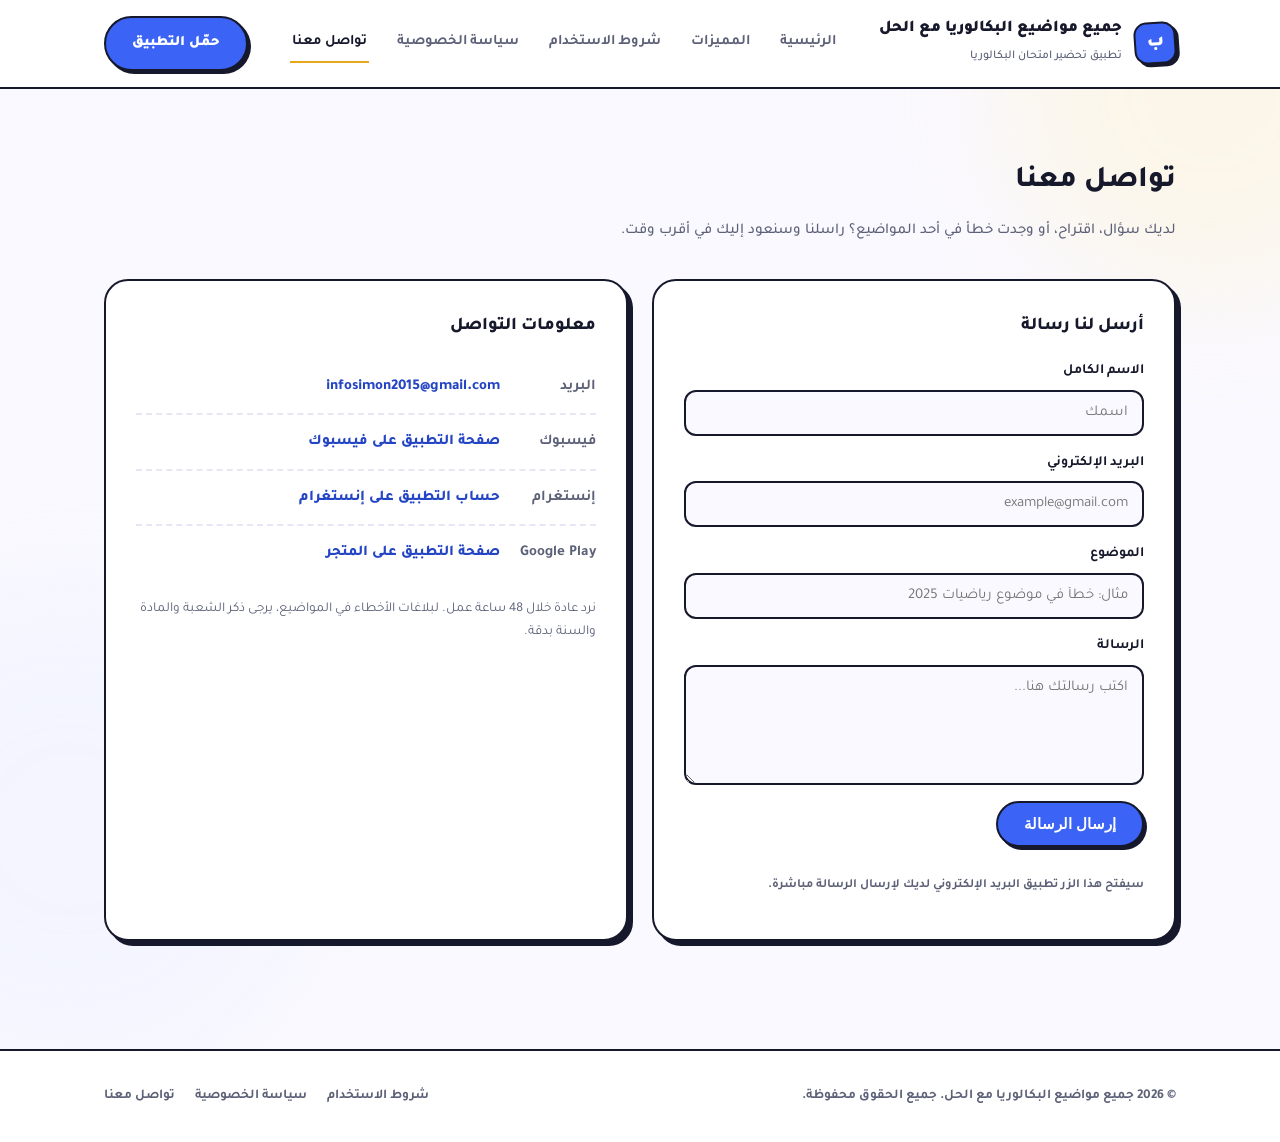
<file: contact.html>
<!DOCTYPE html>
<html lang="ar" dir="rtl">
<head>
<meta charset="UTF-8">
<meta name="viewport" content="width=device-width, initial-scale=1.0">
<title>تواصل معنا | جميع مواضيع البكالوريا مع الحل</title>
<meta name="description" content="تواصل مع فريق تطبيق جميع مواضيع البكالوريا مع الحل عبر البريد الإلكتروني أو نموذج التواصل.">
<meta name="robots" content="index, follow">
<link rel="canonical" href="https://your-sliman2017.github.io/bac-exams-web/contact.html">
<meta property="og:type" content="website">
<meta property="og:locale" content="ar_DZ">
<meta property="og:site_name" content="جميع مواضيع البكالوريا مع الحل">
<meta property="og:title" content="تواصل معنا | جميع مواضيع البكالوريا مع الحل">
<meta property="og:description" content="تواصل مع فريق تطبيق جميع مواضيع البكالوريا مع الحل.">
<meta property="og:url" content="https://your-sliman2017.github.io/bac-exams-web/contact.html">
<meta name="theme-color" content="#2F6FED">
<link rel="icon" type="image/svg+xml" href="favicon.svg">
<link rel="stylesheet" href="style.css">
</head>
<body>

<header class="site-header">
  <div class="wrap">
    <a href="index.html" class="brand">
      <span class="brand-mark">ب</span>
      <span>
        <span class="brand-name">جميع مواضيع البكالوريا مع الحل</span><br>
        <span class="brand-sub">تطبيق تحضير امتحان البكالوريا</span>
      </span>
    </a>
    <nav class="main-nav">
      <a href="index.html">الرئيسية</a>
      <a href="index.html#features">المميزات</a>
      <a href="terms.html">شروط الاستخدام</a>
      <a href="privacy.html">سياسة الخصوصية</a>
      <a href="contact.html" aria-current="page">تواصل معنا</a>
    </nav>
    <a href="index.html#download" class="btn btn-primary">حمّل التطبيق</a>
  </div>
</header>

<main class="section">
  <div class="wrap">
    <div class="section-head">
      <h1 style="font-weight:800;font-size:clamp(22px,2.8vw,30px);margin:0 0 10px;color:var(--ink);">تواصل معنا</h1>
      <p>لديك سؤال، اقتراح، أو وجدت خطأ في أحد المواضيع؟ راسلنا وسنعود إليك في أقرب وقت.</p>
    </div>

    <div class="contact-grid">

      <div class="contact-card">
        <h3 style="margin-top:0;font-weight:800;color:var(--ink);font-size:18px;">
          أرسل لنا رسالة
        </h3>
        <!--
          GitHub Pages لا يدعم معالجة نماذج من جهة الخادم.
          الطريقة الأبسط: فتح تطبيق البريد مباشرة عبر mailto.
          لخدمة أفضل (استلام الرسائل داخل لوحة تحكم) يمكن ربط النموذج
          بخدمة مجانية مثل Formspree أو Web3Forms بدل mailto.
        -->
        <form class="contact-form" action="mailto:infosimon2015@gmail.com" method="post" enctype="text/plain">
          <label>
            الاسم الكامل
            <input type="text" name="name" required placeholder="اسمك">
          </label>
          <label>
            البريد الإلكتروني
            <input type="email" name="email" required placeholder="example@gmail.com">
          </label>
          <label>
            الموضوع
            <input type="text" name="subject" placeholder="مثال: خطأ في موضوع رياضيات 2025">
          </label>
          <label>
            الرسالة
            <textarea name="message" required placeholder="اكتب رسالتك هنا..."></textarea>
          </label>
          <button type="submit" class="btn btn-primary" style="align-self:flex-start;">إرسال الرسالة</button>
          <p class="form-note">
            سيفتح هذا الزر تطبيق البريد الإلكتروني لديك لإرسال الرسالة مباشرة.
          </p>
        </form>
      </div>

      <div class="contact-card">
        <h3 style="margin-top:0;font-weight:800;color:var(--ink);font-size:18px;">
          معلومات التواصل
        </h3>
        <ul class="contact-list">
          <li>
            <span class="k">البريد</span>
            <a href="mailto:infosimon2015@gmail.com">infosimon2015@gmail.com</a>
          </li>
          <li>
            <span class="k">فيسبوك</span>
            <a href="#" target="_blank" rel="noopener">صفحة التطبيق على فيسبوك</a>
          </li>
          <li>
            <span class="k">إنستغرام</span>
            <a href="#" target="_blank" rel="noopener">حساب التطبيق على إنستغرام</a>
          </li>
          <li>
            <span class="k">Google Play</span>
            <a href="#" target="_blank" rel="noopener">صفحة التطبيق على المتجر</a>
          </li>
        </ul>
        <p style="font-size:13.5px;color:var(--ink-soft);margin-top:18px;">
          نرد عادة خلال 48 ساعة عمل. لبلاغات الأخطاء في المواضيع، يرجى ذكر الشعبة والمادة والسنة بدقة.
        </p>
      </div>

    </div>
  </div>
</main>

<footer class="site-footer">
  <div class="wrap">
    <span>© 2026 جميع مواضيع البكالوريا مع الحل. جميع الحقوق محفوظة.</span>
    <nav>
      <a href="terms.html">شروط الاستخدام</a>
      <a href="privacy.html">سياسة الخصوصية</a>
      <a href="contact.html">تواصل معنا</a>
    </nav>
  </div>
</footer>

</body>
</html>
</file>
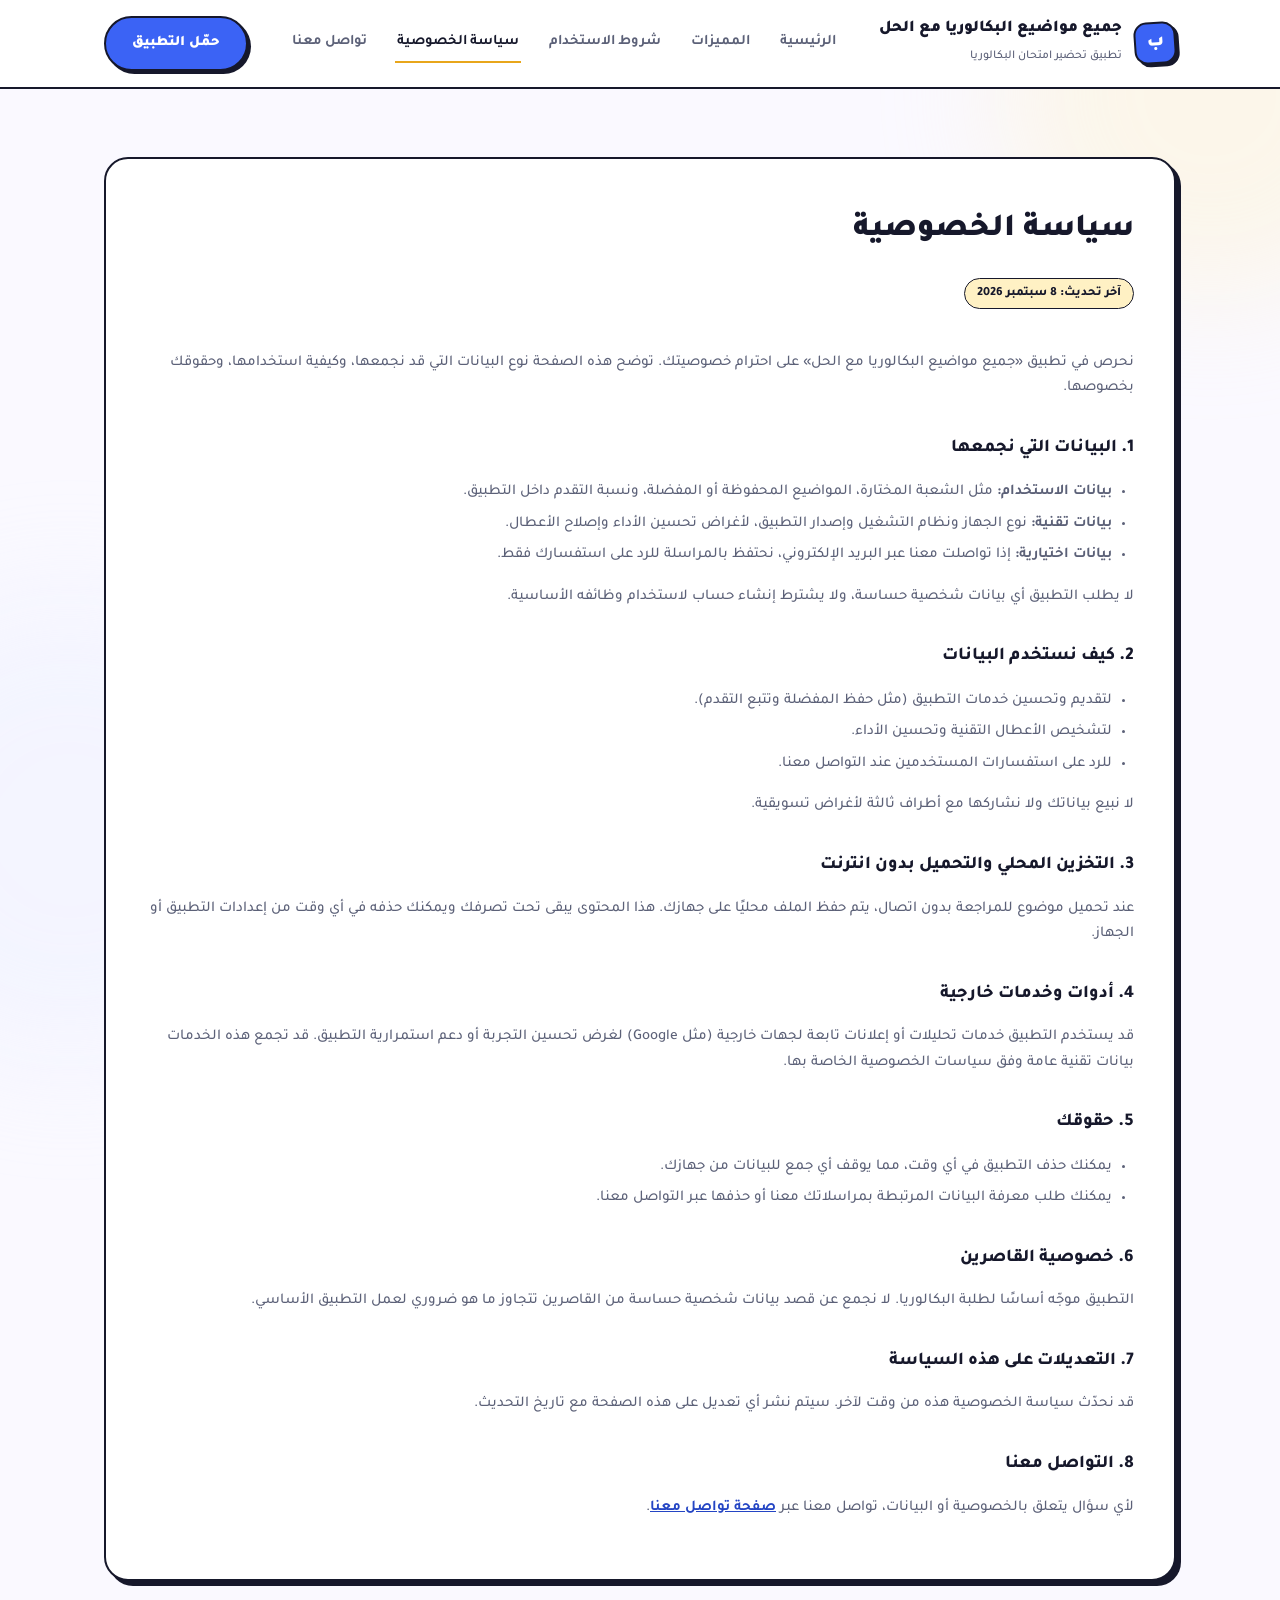
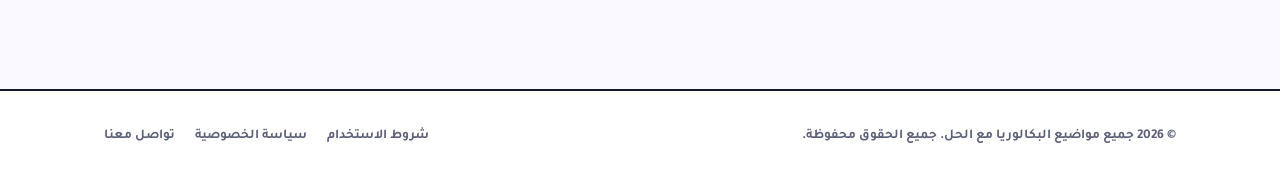
<file: privacy.html>
<!DOCTYPE html>
<html lang="ar" dir="rtl">
<head>
<meta charset="UTF-8">
<meta name="viewport" content="width=device-width, initial-scale=1.0">
<title>سياسة الخصوصية | جميع مواضيع البكالوريا مع الحل</title>
<meta name="description" content="سياسة الخصوصية الخاصة بتطبيق جميع مواضيع البكالوريا مع الحل، وكيفية التعامل مع بيانات المستخدمين.">
<meta name="robots" content="index, follow">
<link rel="canonical" href="https://your-sliman2017.github.io/bac-exams-web/privacy.html">
<meta property="og:type" content="website">
<meta property="og:locale" content="ar_DZ">
<meta property="og:site_name" content="جميع مواضيع البكالوريا مع الحل">
<meta property="og:title" content="سياسة الخصوصية | جميع مواضيع البكالوريا مع الحل">
<meta property="og:description" content="سياسة الخصوصية الخاصة بتطبيق جميع مواضيع البكالوريا مع الحل.">
<meta property="og:url" content="https://your-sliman2017.github.io/bac-exams-web/privacy.html">
<meta name="theme-color" content="#2F6FED">
<link rel="icon" type="image/svg+xml" href="favicon.svg">
<link rel="stylesheet" href="style.css">
</head>
<body>

<header class="site-header">
  <div class="wrap">
    <a href="index.html" class="brand">
      <span class="brand-mark">ب</span>
      <span>
        <span class="brand-name">جميع مواضيع البكالوريا مع الحل</span><br>
        <span class="brand-sub">تطبيق تحضير امتحان البكالوريا</span>
      </span>
    </a>
    <nav class="main-nav">
      <a href="index.html">الرئيسية</a>
      <a href="index.html#features">المميزات</a>
      <a href="terms.html">شروط الاستخدام</a>
      <a href="privacy.html" aria-current="page">سياسة الخصوصية</a>
      <a href="contact.html">تواصل معنا</a>
    </nav>
    <a href="index.html#download" class="btn btn-primary">حمّل التطبيق</a>
  </div>
</header>

<main class="section">
  <div class="wrap">
    <div class="doc">
      <h1>سياسة الخصوصية</h1>
      <p class="updated">آخر تحديث: 8 سبتمبر 2026</p>

      <p>
        نحرص في تطبيق «جميع مواضيع البكالوريا مع الحل» على احترام خصوصيتك. توضح هذه الصفحة نوع البيانات التي
        قد نجمعها، وكيفية استخدامها، وحقوقك بخصوصها.
      </p>

      <h2>1. البيانات التي نجمعها</h2>
      <ul>
        <li><strong>بيانات الاستخدام:</strong> مثل الشعبة المختارة، المواضيع المحفوظة أو المفضلة، ونسبة التقدم داخل التطبيق.</li>
        <li><strong>بيانات تقنية:</strong> نوع الجهاز ونظام التشغيل وإصدار التطبيق، لأغراض تحسين الأداء وإصلاح الأعطال.</li>
        <li><strong>بيانات اختيارية:</strong> إذا تواصلت معنا عبر البريد الإلكتروني، نحتفظ بالمراسلة للرد على استفسارك فقط.</li>
      </ul>
      <p>لا يطلب التطبيق أي بيانات شخصية حساسة، ولا يشترط إنشاء حساب لاستخدام وظائفه الأساسية.</p>

      <h2>2. كيف نستخدم البيانات</h2>
      <ul>
        <li>لتقديم وتحسين خدمات التطبيق (مثل حفظ المفضلة وتتبع التقدم).</li>
        <li>لتشخيص الأعطال التقنية وتحسين الأداء.</li>
        <li>للرد على استفسارات المستخدمين عند التواصل معنا.</li>
      </ul>
      <p>لا نبيع بياناتك ولا نشاركها مع أطراف ثالثة لأغراض تسويقية.</p>

      <h2>3. التخزين المحلي والتحميل بدون انترنت</h2>
      <p>
        عند تحميل موضوع للمراجعة بدون اتصال، يتم حفظ الملف محليًا على جهازك. هذا المحتوى يبقى تحت تصرفك ويمكنك
        حذفه في أي وقت من إعدادات التطبيق أو الجهاز.
      </p>

      <h2>4. أدوات وخدمات خارجية</h2>
      <p>
        قد يستخدم التطبيق خدمات تحليلات أو إعلانات تابعة لجهات خارجية (مثل Google) لغرض تحسين التجربة أو دعم
        استمرارية التطبيق. قد تجمع هذه الخدمات بيانات تقنية عامة وفق سياسات الخصوصية الخاصة بها.
      </p>

      <h2>5. حقوقك</h2>
      <ul>
        <li>يمكنك حذف التطبيق في أي وقت، مما يوقف أي جمع للبيانات من جهازك.</li>
        <li>يمكنك طلب معرفة البيانات المرتبطة بمراسلاتك معنا أو حذفها عبر التواصل معنا.</li>
      </ul>

      <h2>6. خصوصية القاصرين</h2>
      <p>
        التطبيق موجّه أساسًا لطلبة البكالوريا. لا نجمع عن قصد بيانات شخصية حساسة من القاصرين تتجاوز ما هو
        ضروري لعمل التطبيق الأساسي.
      </p>

      <h2>7. التعديلات على هذه السياسة</h2>
      <p>
        قد نحدّث سياسة الخصوصية هذه من وقت لآخر. سيتم نشر أي تعديل على هذه الصفحة مع تاريخ التحديث.
      </p>

      <h2>8. التواصل معنا</h2>
      <p>
        لأي سؤال يتعلق بالخصوصية أو البيانات، تواصل معنا عبر
        <a href="contact.html" style="color:var(--blue-dark);font-weight:600;">صفحة تواصل معنا</a>.
      </p>
    </div>
  </div>
</main>

<footer class="site-footer">
  <div class="wrap">
    <span>© 2026 جميع مواضيع البكالوريا مع الحل. جميع الحقوق محفوظة.</span>
    <nav>
      <a href="terms.html">شروط الاستخدام</a>
      <a href="privacy.html">سياسة الخصوصية</a>
      <a href="contact.html">تواصل معنا</a>
    </nav>
  </div>
</footer>

</body>
</html>
</file>
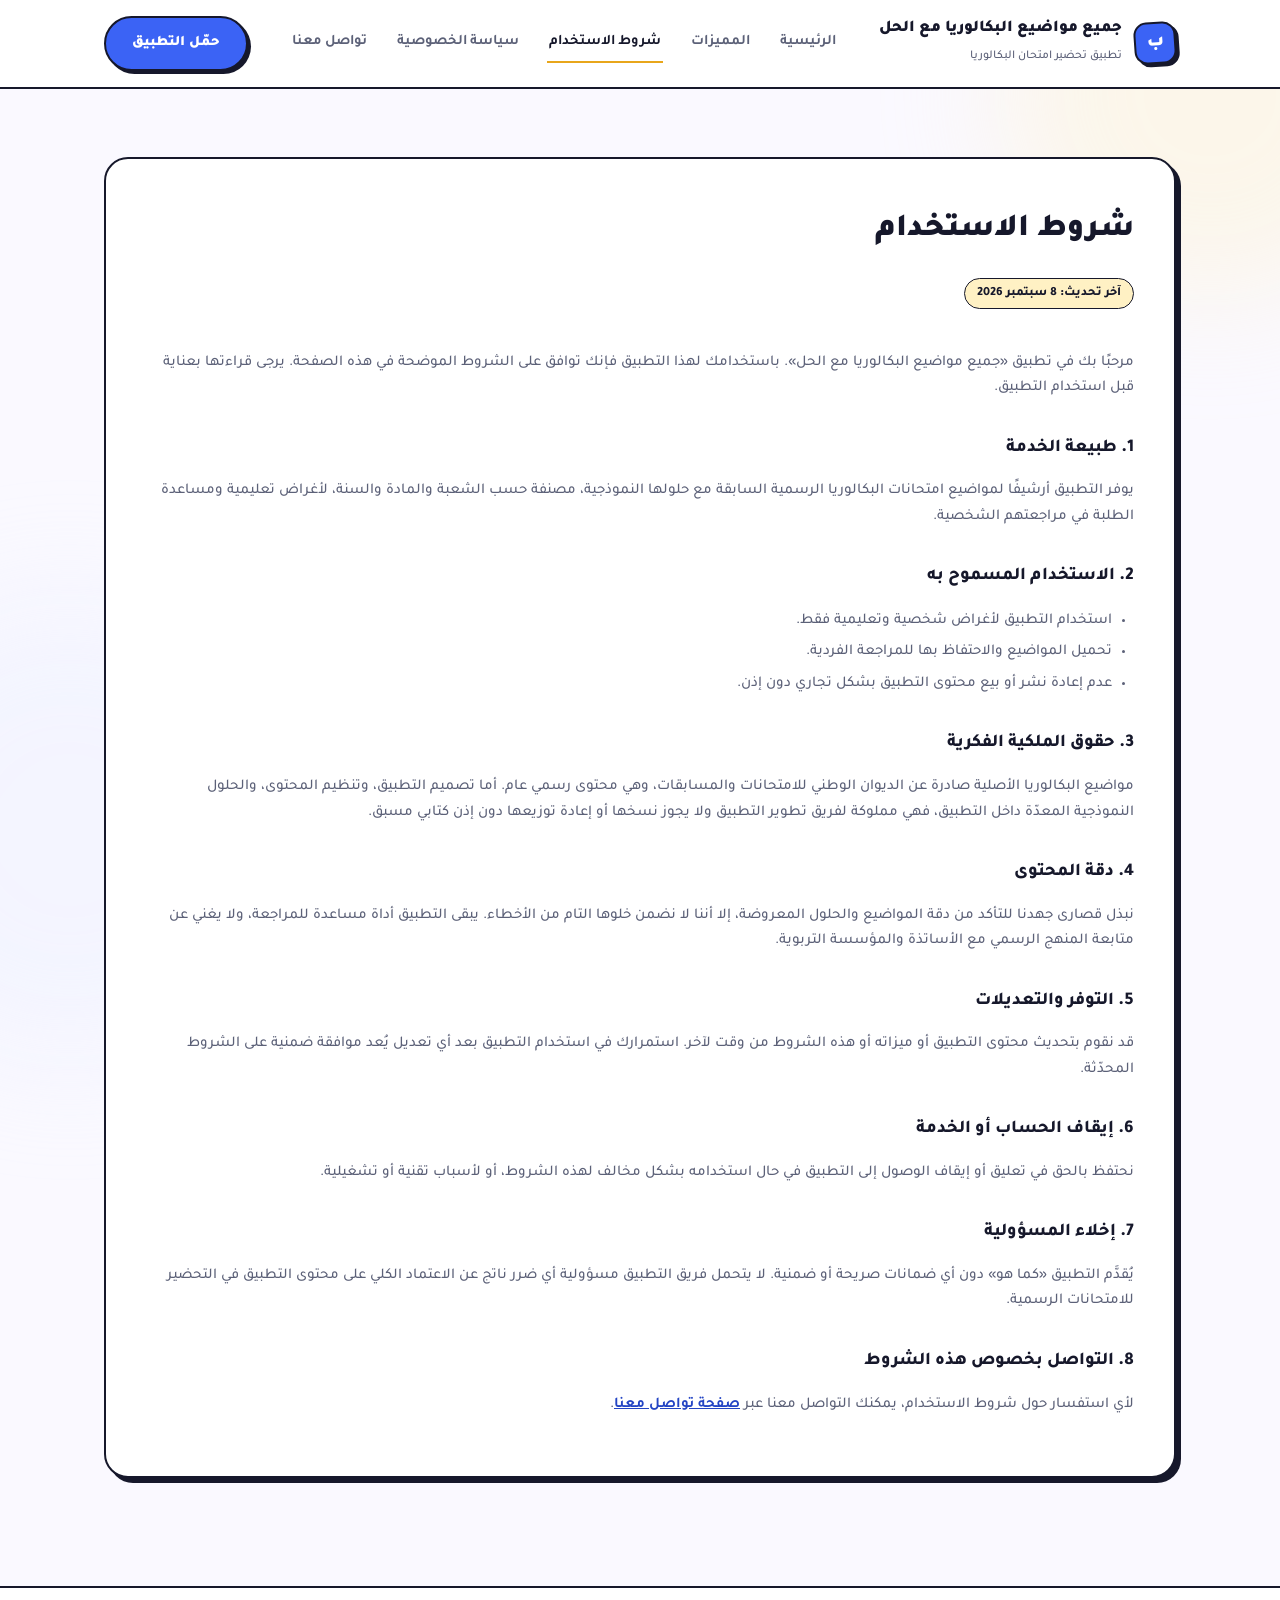
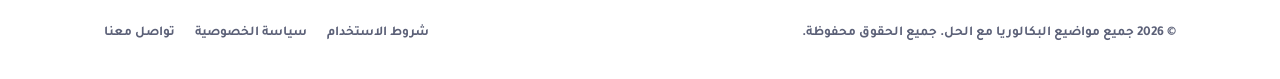
<file: terms.html>
<!DOCTYPE html>
<html lang="ar" dir="rtl">
<head>
<meta charset="UTF-8">
<meta name="viewport" content="width=device-width, initial-scale=1.0">
<title>شروط الاستخدام | جميع مواضيع البكالوريا مع الحل</title>
<meta name="description" content="شروط استخدام تطبيق جميع مواضيع البكالوريا مع الحل.">
<meta name="robots" content="index, follow">
<link rel="canonical" href="https://your-sliman2017.github.io/bac-exams-web/terms.html">
<meta property="og:type" content="website">
<meta property="og:locale" content="ar_DZ">
<meta property="og:site_name" content="جميع مواضيع البكالوريا مع الحل">
<meta property="og:title" content="شروط الاستخدام | جميع مواضيع البكالوريا مع الحل">
<meta property="og:description" content="شروط استخدام تطبيق جميع مواضيع البكالوريا مع الحل.">
<meta property="og:url" content="https://your-sliman2017.github.io/bac-exams-web/terms.html">
<meta name="theme-color" content="#2F6FED">
<link rel="icon" type="image/svg+xml" href="favicon.svg">
<link rel="stylesheet" href="style.css">
</head>
<body>

<header class="site-header">
  <div class="wrap">
    <a href="index.html" class="brand">
      <span class="brand-mark">ب</span>
      <span>
        <span class="brand-name">جميع مواضيع البكالوريا مع الحل</span><br>
        <span class="brand-sub">تطبيق تحضير امتحان البكالوريا</span>
      </span>
    </a>
    <nav class="main-nav">
      <a href="index.html">الرئيسية</a>
      <a href="index.html#features">المميزات</a>
      <a href="terms.html" aria-current="page">شروط الاستخدام</a>
      <a href="privacy.html">سياسة الخصوصية</a>
      <a href="contact.html">تواصل معنا</a>
    </nav>
    <a href="index.html#download" class="btn btn-primary">حمّل التطبيق</a>
  </div>
</header>

<main class="section">
  <div class="wrap">
    <div class="doc">
      <h1>شروط الاستخدام</h1>
      <p class="updated">آخر تحديث: 8 سبتمبر 2026</p>

      <p>
        مرحبًا بك في تطبيق «جميع مواضيع البكالوريا مع الحل». باستخدامك لهذا التطبيق فإنك توافق على الشروط
        الموضحة في هذه الصفحة. يرجى قراءتها بعناية قبل استخدام التطبيق.
      </p>

      <h2>1. طبيعة الخدمة</h2>
      <p>
        يوفر التطبيق أرشيفًا لمواضيع امتحانات البكالوريا الرسمية السابقة مع حلولها النموذجية، مصنفة حسب
        الشعبة والمادة والسنة، لأغراض تعليمية ومساعدة الطلبة في مراجعتهم الشخصية.
      </p>

      <h2>2. الاستخدام المسموح به</h2>
      <ul>
        <li>استخدام التطبيق لأغراض شخصية وتعليمية فقط.</li>
        <li>تحميل المواضيع والاحتفاظ بها للمراجعة الفردية.</li>
        <li>عدم إعادة نشر أو بيع محتوى التطبيق بشكل تجاري دون إذن.</li>
      </ul>

      <h2>3. حقوق الملكية الفكرية</h2>
      <p>
        مواضيع البكالوريا الأصلية صادرة عن الديوان الوطني للامتحانات والمسابقات، وهي محتوى رسمي عام. أما
        تصميم التطبيق، وتنظيم المحتوى، والحلول النموذجية المعدّة داخل التطبيق، فهي مملوكة لفريق تطوير التطبيق
        ولا يجوز نسخها أو إعادة توزيعها دون إذن كتابي مسبق.
      </p>

      <h2>4. دقة المحتوى</h2>
      <p>
        نبذل قصارى جهدنا للتأكد من دقة المواضيع والحلول المعروضة، إلا أننا لا نضمن خلوها التام من الأخطاء.
        يبقى التطبيق أداة مساعدة للمراجعة، ولا يغني عن متابعة المنهج الرسمي مع الأساتذة والمؤسسة التربوية.
      </p>

      <h2>5. التوفر والتعديلات</h2>
      <p>
        قد نقوم بتحديث محتوى التطبيق أو ميزاته أو هذه الشروط من وقت لآخر. استمرارك في استخدام التطبيق بعد أي
        تعديل يُعد موافقة ضمنية على الشروط المحدّثة.
      </p>

      <h2>6. إيقاف الحساب أو الخدمة</h2>
      <p>
        نحتفظ بالحق في تعليق أو إيقاف الوصول إلى التطبيق في حال استخدامه بشكل مخالف لهذه الشروط، أو لأسباب
        تقنية أو تشغيلية.
      </p>

      <h2>7. إخلاء المسؤولية</h2>
      <p>
        يُقدَّم التطبيق «كما هو» دون أي ضمانات صريحة أو ضمنية. لا يتحمل فريق التطبيق مسؤولية أي ضرر ناتج عن
        الاعتماد الكلي على محتوى التطبيق في التحضير للامتحانات الرسمية.
      </p>

      <h2>8. التواصل بخصوص هذه الشروط</h2>
      <p>
        لأي استفسار حول شروط الاستخدام، يمكنك التواصل معنا عبر
        <a href="contact.html" style="color:var(--blue-dark);font-weight:600;">صفحة تواصل معنا</a>.
      </p>
    </div>
  </div>
</main>

<footer class="site-footer">
  <div class="wrap">
    <span>© 2026 جميع مواضيع البكالوريا مع الحل. جميع الحقوق محفوظة.</span>
    <nav>
      <a href="terms.html">شروط الاستخدام</a>
      <a href="privacy.html">سياسة الخصوصية</a>
      <a href="contact.html">تواصل معنا</a>
    </nav>
  </div>
</footer>

</body>
</html>
</file>
<file: style.css>
/* ===========================================================
   جميع مواضيع البكالوريا مع الحل — هوية جديدة: حيوية وملوّنة (Bold/Playful)
   بطاقات ستيكر بحدود سميكة وظل مُزاح، ألوان صريحة، عناوين ثقيلة
   =========================================================== */

@import url('https://fonts.googleapis.com/css2?family=Tajawal:wght@400;500;700;800;900&display=swap');

:root{
  --bg: #FAF9FF;
  --paper: #FFFFFF;
  --ink: #16182B;
  --ink-soft: #5C6178;

  --blue: #3B63F5;
  --blue-dark: #2445C4;
  --blue-tint: #E8EDFF;

  --c-orange: #F0793C;  --c-orange-bg:#FFE8D6;
  --c-yellow: #E8A61B;  --c-yellow-bg:#FFF1C4;
  --c-green:  #1FA463;  --c-green-bg: #D9F7E5;
  --c-purple: #7B4FE0;  --c-purple-bg:#EAE1FE;
  --c-coral:  #E4573F;  --c-coral-bg: #FFE0D8;
  --c-teal:   #17A398;  --c-teal-bg:  #D2F5F0;
  --c-pink:   #E24E8C;  --c-pink-bg:  #FFE1EE;

  --line: #16182B;         /* الحدود السميكة تستعمل لون الحبر نفسه */
  --line-soft: #E7E6F5;
  --shadow-pop: 5px 5px 0 var(--ink);
  --shadow-pop-sm: 3px 3px 0 var(--ink);
  --radius-lg: 24px;
  --radius-md: 16px;
  --max: 1120px;
}

*{ box-sizing: border-box; }
html{ scroll-behavior: smooth; }

body{
  margin:0;
  background: var(--bg);
  color: var(--ink);
  font-family: 'Tajawal', 'Segoe UI', sans-serif;
  direction: rtl;
  line-height: 1.7;
  -webkit-font-smoothing: antialiased;
  position: relative;
  overflow-x: hidden;
}

/* بقع لونية ناعمة ثابتة خلف الصفحة لإحساس حيوي بدون تشتيت */
body::before, body::after{
  content:"";
  position: fixed;
  z-index: -1;
  border-radius: 50%;
  filter: blur(60px);
  opacity: .35;
}
body::before{
  width: 420px; height: 420px;
  top: -120px; right: -140px;
  background: var(--c-yellow-bg);
}
body::after{
  width: 460px; height: 460px;
  bottom: -160px; left: -160px;
  background: var(--blue-tint);
}

a{ color: inherit; }
img{ max-width:100%; display:block; }

.wrap{
  max-width: var(--max);
  margin: 0 auto;
  padding: 0 24px;
  position: relative;
}

a:focus-visible, button:focus-visible, input:focus-visible, textarea:focus-visible{
  outline: 3px solid var(--blue);
  outline-offset: 2px;
}

@media (prefers-reduced-motion: reduce){
  *{ animation: none !important; transition: none !important; scroll-behavior:auto !important; }
}

/* ---------- header ---------- */
.site-header{
  background: var(--paper);
  border-bottom: 2.5px solid var(--line);
  position: sticky;
  top: 0;
  z-index: 20;
}
.site-header .wrap{
  display:flex;
  align-items:center;
  justify-content: space-between;
  padding-top: 16px;
  padding-bottom: 16px;
  gap: 16px;
}
.brand{
  display:flex;
  align-items:center;
  gap:12px;
  text-decoration:none;
  color: var(--ink);
}
.brand-mark{
  width: 42px; height: 42px;
  border-radius: 13px;
  background: var(--blue);
  color: #fff;
  border: 2.5px solid var(--line);
  box-shadow: var(--shadow-pop-sm);
  display:flex; align-items:center; justify-content:center;
  font-weight:900;
  font-size: 19px;
  flex-shrink:0;
  transform: rotate(-4deg);
}
.brand-name{ font-weight:900; font-size: 16.5px; line-height:1.25; }
.brand-sub{ font-size: 12px; color: var(--ink-soft); font-weight:500; }

nav.main-nav{ display:flex; gap: 26px; font-size: 14.5px; }
nav.main-nav a{
  text-decoration:none;
  color: var(--ink-soft);
  font-weight: 700;
  padding: 6px 2px;
  border-bottom: 2.5px solid transparent;
}
nav.main-nav a:hover, nav.main-nav a[aria-current="page"]{
  color: var(--ink);
  border-bottom-color: var(--c-yellow);
}
@media (max-width: 780px){ nav.main-nav{ display:none; } }

.btn{
  display:inline-flex;
  align-items:center;
  gap: 8px;
  padding: 13px 26px;
  border-radius: 999px;
  font-weight: 900;
  font-size: 14.5px;
  text-decoration:none;
  border: 2.5px solid var(--line);
  cursor:pointer;
  box-shadow: var(--shadow-pop-sm);
  transition: transform .12s ease, box-shadow .12s ease;
}
.btn:hover{ transform: translate(-2px,-2px); box-shadow: 6px 6px 0 var(--ink); }
.btn:active{ transform: translate(1px,1px); box-shadow: 1px 1px 0 var(--ink); }
.btn-primary{ background: var(--blue); color: #fff; }
.btn-ghost{ background: var(--paper); color: var(--ink); }
.btn-sm{ padding: 9px 18px; font-size: 13px; box-shadow: 2.5px 2.5px 0 var(--ink); }

/* ---------- hero ---------- */
.hero{ padding: 60px 0 24px; }
.hero-grid{
  display:grid;
  grid-template-columns: 1.05fr 0.95fr;
  gap: 44px;
  align-items:center;
}
@media (max-width: 860px){ .hero-grid{ grid-template-columns: 1fr; } }

.eyebrow-pill{
  display:inline-flex;
  align-items:center;
  gap:8px;
  background: var(--c-yellow-bg);
  color: var(--ink);
  border: 2.5px solid var(--line);
  padding: 7px 16px;
  border-radius: 999px;
  font-size: 13px;
  font-weight: 800;
  margin-bottom: 22px;
  box-shadow: var(--shadow-pop-sm);
  transform: rotate(-1.5deg);
}
.hero h1{
  font-weight: 900;
  font-size: clamp(30px, 4.2vw, 46px);
  line-height: 1.32;
  margin: 0 0 18px;
  color: var(--ink);
}
.hero h1 span{
  color: var(--ink);
  background: linear-gradient(transparent 62%, var(--c-yellow-bg) 62%);
  padding: 0 2px;
}
.hero p.lead{
  font-size: 16.5px;
  font-weight: 500;
  color: var(--ink-soft);
  max-width: 48ch;
  margin: 0 0 28px;
}
.cta-row{ display:flex; gap: 14px; flex-wrap: wrap; align-items:center; }
.cta-note{ font-size:13px; font-weight:600; color:var(--ink-soft); margin-top:16px; }

/* phone mockup */
.phone{
  position: relative;
  justify-self:center;
  width: 260px;
  border-radius: 40px;
  background: linear-gradient(160deg, #3c424c 0%, #232730 30%, #15171b 70%, #0a0b0d 100%);
  padding: 8px;
  border: 2.5px solid var(--line);
  box-shadow: 8px 8px 0 var(--c-yellow), 8px 8px 0 3px var(--line);
}
.phone::before{
  content:"";
  position:absolute;
  inset: 0;
  border-radius: 40px;
  padding: 1px;
  background: linear-gradient(160deg, rgba(255,255,255,.28), rgba(255,255,255,0) 26%, rgba(255,255,255,0) 74%, rgba(255,255,255,.1));
  -webkit-mask: linear-gradient(#000 0 0) content-box, linear-gradient(#000 0 0);
  -webkit-mask-composite: xor;
  mask-composite: exclude;
  pointer-events:none;
}
.phone .screen{ position: relative; border-radius: 33px; overflow:hidden; background:#000; }
.phone .screen::after{
  content:"";
  position:absolute; inset:0;
  background: linear-gradient(120deg, rgba(255,255,255,.10) 0%, rgba(255,255,255,0) 18%, rgba(255,255,255,0) 82%, rgba(255,255,255,.05) 100%);
  pointer-events:none; z-index: 3;
}
.phone .screen img{ width:100%; display:block; }
.phone-wrap{ position:relative; }

.floaty{
  position:absolute;
  background: var(--paper);
  border: 2.5px solid var(--line);
  border-radius: var(--radius-md);
  padding: 11px 16px;
  font-size: 13px;
  font-weight: 800;
  box-shadow: var(--shadow-pop-sm);
  display:flex;
  align-items:center;
  gap:8px;
}
.floaty .dot{ width:10px;height:10px;border-radius:50%; border: 2px solid var(--line); }
.floaty-1{ top: 12%; right: -18px; transform: rotate(3deg); }
.floaty-2{ bottom: 10%; left: -22px; transform: rotate(-3deg); }
@media (max-width: 500px){ .floaty{ display:none; } }

/* ---------- stats ---------- */
.stats{ background: var(--paper); border-top:2.5px solid var(--line); border-bottom:2.5px solid var(--line); }
.stats .wrap{
  display:grid;
  grid-template-columns: repeat(4, 1fr);
  text-align:center;
  padding: 30px 24px;
}
.stats .stat{ padding: 0 8px; }
.stats .stat + .stat{ border-right: 2px dashed var(--line-soft); }
.stats .num{ font-weight:900; font-size: 28px; color: var(--ink); }
.stats .label{ font-size: 13px; font-weight:600; color: var(--ink-soft); margin-top: 4px; }
@media (max-width: 700px){
  .stats .wrap{ grid-template-columns: repeat(2,1fr); row-gap: 22px; }
  .stats .stat:nth-child(3){ border-right:none; }
}

/* ---------- section shell ---------- */
.section{ padding: 68px 0; }
.section-head{ max-width: 62ch; margin-bottom: 36px; }
.section-head .k{
  display:inline-block;
  color: var(--ink);
  background: var(--c-pink-bg);
  border: 2px solid var(--line);
  padding: 4px 12px;
  border-radius: 999px;
  font-weight:800;
  font-size: 12.5px;
  margin-bottom: 12px;
}
.section-head h2{
  font-weight:900;
  font-size: clamp(23px, 2.9vw, 31px);
  margin: 0 0 10px;
  color: var(--ink);
}
.section-head p{ color: var(--ink-soft); margin:0; font-size:15px; font-weight:500; }

/* ---------- subject pill cards ---------- */
.subject-grid{ display:grid; grid-template-columns: repeat(3, 1fr); gap: 16px; }
@media (max-width: 860px){ .subject-grid{ grid-template-columns: repeat(2,1fr); } }
@media (max-width: 520px){ .subject-grid{ grid-template-columns: 1fr; } }

.subject-card{
  --tone: var(--c-orange);
  --tone-bg: var(--c-orange-bg);
  background: var(--tone-bg);
  border: 2.5px solid var(--line);
  border-radius: var(--radius-lg);
  padding: 18px 20px;
  display:flex;
  align-items:center;
  justify-content: space-between;
  gap: 12px;
  box-shadow: var(--shadow-pop);
  transition: transform .15s ease, box-shadow .15s ease;
}
.subject-card:hover{ transform: translate(-3px,-3px); box-shadow: 8px 8px 0 var(--ink); }
.subject-card .txt h3{ margin:0 0 4px; font-size:15.5px; font-weight:800; color:var(--ink); }
.subject-card .txt span{ font-size: 12.5px; color: var(--ink); font-weight:700; opacity:.7; }
.subject-card .icon{
  width: 46px; height: 46px;
  border-radius: 13px;
  background: var(--paper);
  border: 2px solid var(--line);
  color: var(--tone);
  display:flex; align-items:center; justify-content:center;
  font-size: 20px;
  font-weight: 800;
  flex-shrink:0;
}

/* ---------- tracks grid ---------- */
.track-grid{ display:grid; grid-template-columns: repeat(3, 1fr); gap: 16px; }
@media (max-width: 860px){ .track-grid{ grid-template-columns: repeat(2,1fr); } }
@media (max-width: 520px){ .track-grid{ grid-template-columns: 1fr; } }

.track-card{
  --tone: var(--blue);
  --tone-bg: var(--blue-tint);
  background: var(--tone-bg);
  border-radius: var(--radius-lg);
  padding: 28px 20px;
  text-align:center;
  border: 2.5px solid var(--line);
  box-shadow: var(--shadow-pop);
  transition: transform .15s ease, box-shadow .15s ease;
}
.track-card:hover{ transform: translate(-3px,-3px) rotate(-1deg); box-shadow: 8px 8px 0 var(--ink); }
.track-card .icon{
  width: 54px; height:54px;
  margin: 0 auto 14px;
  border-radius: 15px;
  background: var(--paper);
  border: 2px solid var(--line);
  color: var(--tone);
  display:flex; align-items:center; justify-content:center;
  font-size: 24px;
}
.track-card h3{ margin:0; font-size:15px; font-weight:800; color:var(--ink); }

/* ---------- feature rows ---------- */
.feature-row{
  display:grid;
  grid-template-columns: 0.85fr 1.15fr;
  gap: 46px;
  align-items:center;
  padding: 50px 0;
  border-bottom: 2px dashed var(--line-soft);
}
.feature-row:last-child{ border-bottom:none; }
.feature-row.reverse{ grid-template-columns: 1.15fr 0.85fr; }
.feature-row.reverse .feature-shot{ order:2; }
@media (max-width: 820px){
  .feature-row, .feature-row.reverse{ grid-template-columns: 1fr; }
  .feature-row.reverse .feature-shot{ order:0; }
}
.feature-shot{ justify-self:center; }
.feature-shot .phone{ width: 220px; box-shadow: 6px 6px 0 var(--c-yellow), 6px 6px 0 2.5px var(--line); }

.feature-badge{
  display:inline-flex;
  width: 46px; height:46px;
  border-radius: 13px;
  align-items:center; justify-content:center;
  font-size: 21px;
  margin-bottom: 16px;
  border: 2.5px solid var(--line);
  box-shadow: var(--shadow-pop-sm);
  transform: rotate(-3deg);
}
.feature-text h3{ font-size: 21px; font-weight:900; margin: 0 0 10px; }
.feature-text p{ color: var(--ink-soft); font-weight:500; font-size: 15px; max-width: 46ch; margin:0 0 14px; }
.feature-text ul{ padding-inline-start: 0; margin:0; list-style:none; }
.feature-text li{
  margin-bottom: 8px;
  font-size: 14.5px;
  font-weight: 600;
  color: var(--ink);
  display:flex;
  align-items:flex-start;
  gap: 8px;
}
.feature-text li::before{
  content:"✓";
  flex-shrink:0;
  width: 20px; height:20px;
  border-radius:50%;
  background: var(--c-green-bg);
  border: 1.5px solid var(--line);
  color: var(--c-green);
  font-size: 12px;
  font-weight:900;
  display:flex; align-items:center; justify-content:center;
}

/* ---------- steps ---------- */
.steps{ display:grid; grid-template-columns: repeat(4, 1fr); gap: 16px; }
@media (max-width: 900px){ .steps{ grid-template-columns: repeat(2,1fr); } }
@media (max-width: 520px){ .steps{ grid-template-columns: 1fr; } }
.step{
  background: var(--paper);
  border: 2.5px solid var(--line);
  border-radius: var(--radius-lg);
  padding: 24px 20px;
  box-shadow: var(--shadow-pop);
  transition: transform .15s ease, box-shadow .15s ease;
}
.step:hover{ transform: translate(-3px,-3px); box-shadow: 8px 8px 0 var(--ink); }
.step .idx{
  width:38px;height:38px;
  border-radius:11px;
  background: var(--c-yellow-bg);
  border: 2px solid var(--line);
  color: var(--ink);
  display:flex;align-items:center;justify-content:center;
  font-weight:900;
  margin-bottom: 14px;
}
.step:nth-child(2) .idx{ background: var(--c-green-bg); }
.step:nth-child(3) .idx{ background: var(--c-pink-bg); }
.step:nth-child(4) .idx{ background: var(--c-purple-bg); }
.step h3{ font-size: 15.5px; font-weight:800; margin: 0 0 8px; }
.step p{ font-size: 13.5px; font-weight:500; color: var(--ink-soft); margin:0; }

/* ---------- screenshot gallery ---------- */
.gallery{ display:flex; gap: 24px; overflow-x:auto; padding: 10px 6px 18px; scrollbar-width: thin; }
.gallery .phone{ width: 210px; flex: 0 0 auto; box-shadow: 6px 6px 0 var(--c-purple-bg), 6px 6px 0 2.5px var(--line); }

/* ---------- download CTA ---------- */
.cta-block{
  position: relative;
  background: var(--blue);
  border: 3px solid var(--line);
  border-radius: 28px;
  padding: 54px 40px;
  text-align:center;
  color: #fff;
  box-shadow: 9px 9px 0 var(--ink);
  overflow: hidden;
}
.cta-block::before{
  content:"";
  position:absolute;
  width: 260px; height:260px;
  border-radius: 50%;
  background: rgba(255,255,255,.08);
  top: -120px; left: -80px;
}
.cta-block h2{ position:relative; font-size: clamp(22px,3vw,30px); font-weight:900; margin:0 0 12px; }
.cta-block p{ position:relative; opacity:.92; max-width:50ch; margin:0 auto 26px; font-size:15px; font-weight:500; }
.cta-block .btn-primary{ position:relative; background:#fff; color: var(--ink); border-color: var(--line); }
.cta-block .btn-primary:hover{ background: var(--c-yellow-bg); }

/* ---------- content pages (terms / privacy) ---------- */
.doc{
  background: var(--paper);
  border: 2.5px solid var(--line);
  border-radius: var(--radius-lg);
  padding: 44px 40px;
  box-shadow: var(--shadow-pop);
}
@media (max-width: 640px){ .doc{ padding: 28px 20px; } }
.doc .updated{
  display:inline-block;
  font-size: 12.5px; font-weight:800; color: var(--ink);
  background: var(--c-yellow-bg); border: 1.5px solid var(--line);
  padding: 4px 12px; border-radius: 999px;
  margin-bottom: 26px;
}
.doc h1{ font-weight:900; font-size: clamp(24px,3.2vw,32px); color: var(--ink); margin: 0 0 8px; }
.doc h2{ font-size: 18px; font-weight:800; color: var(--ink); margin: 32px 0 10px; }
.doc p, .doc li{ color: var(--ink-soft); font-size: 15px; font-weight:500; }
.doc ul{ padding-inline-start: 22px; }
.doc li{ margin-bottom: 6px; }

/* ---------- contact ---------- */
.contact-grid{ display:grid; grid-template-columns: 1fr 1fr; gap: 24px; }
@media (max-width: 760px){ .contact-grid{ grid-template-columns: 1fr; } }
.contact-card{
  background: var(--paper);
  border: 2.5px solid var(--line);
  border-radius: var(--radius-lg);
  padding: 30px;
  box-shadow: var(--shadow-pop);
}
.contact-list{ list-style:none; padding:0; margin:0; }
.contact-list li{ display:flex; gap: 12px; padding: 14px 0; border-bottom: 2px dashed var(--line-soft); font-size: 15px; font-weight:500; }
.contact-list li:last-child{ border-bottom:none; }
.contact-list .k{ color: var(--ink-soft); min-width: 84px; flex-shrink:0; font-weight:700; }
.contact-list a{ text-decoration:none; color: var(--blue-dark); font-weight:800; }
form.contact-form{ display:flex; flex-direction:column; gap: 16px; }
form.contact-form label{ font-size: 14px; font-weight:700; color: var(--ink); display:flex; flex-direction:column; gap: 6px; }
form.contact-form input, form.contact-form textarea{
  font-family: inherit; font-size: 15px; padding: 12px 14px;
  border: 2px solid var(--line); border-radius: 12px; background: var(--bg); color: var(--ink); resize: vertical;
}
form.contact-form input:focus, form.contact-form textarea:focus{ background: var(--paper); }
form.contact-form textarea{ min-height: 120px; }
.form-note{ font-size: 12.5px; font-weight:600; color: var(--ink-soft); }

/* ---------- footer ---------- */
footer.site-footer{ border-top: 2.5px solid var(--line); background: var(--paper); margin-top: 40px; }
footer.site-footer .wrap{
  display:flex; justify-content: space-between; flex-wrap: wrap; gap: 20px;
  padding: 34px 24px; font-size: 13.5px; font-weight:600; color: var(--ink-soft);
}
footer.site-footer nav{ display:flex; gap: 20px; flex-wrap: wrap; }
footer.site-footer a{ text-decoration:none; color: var(--ink-soft); }
footer.site-footer a:hover{ color: var(--ink); }
</file>
